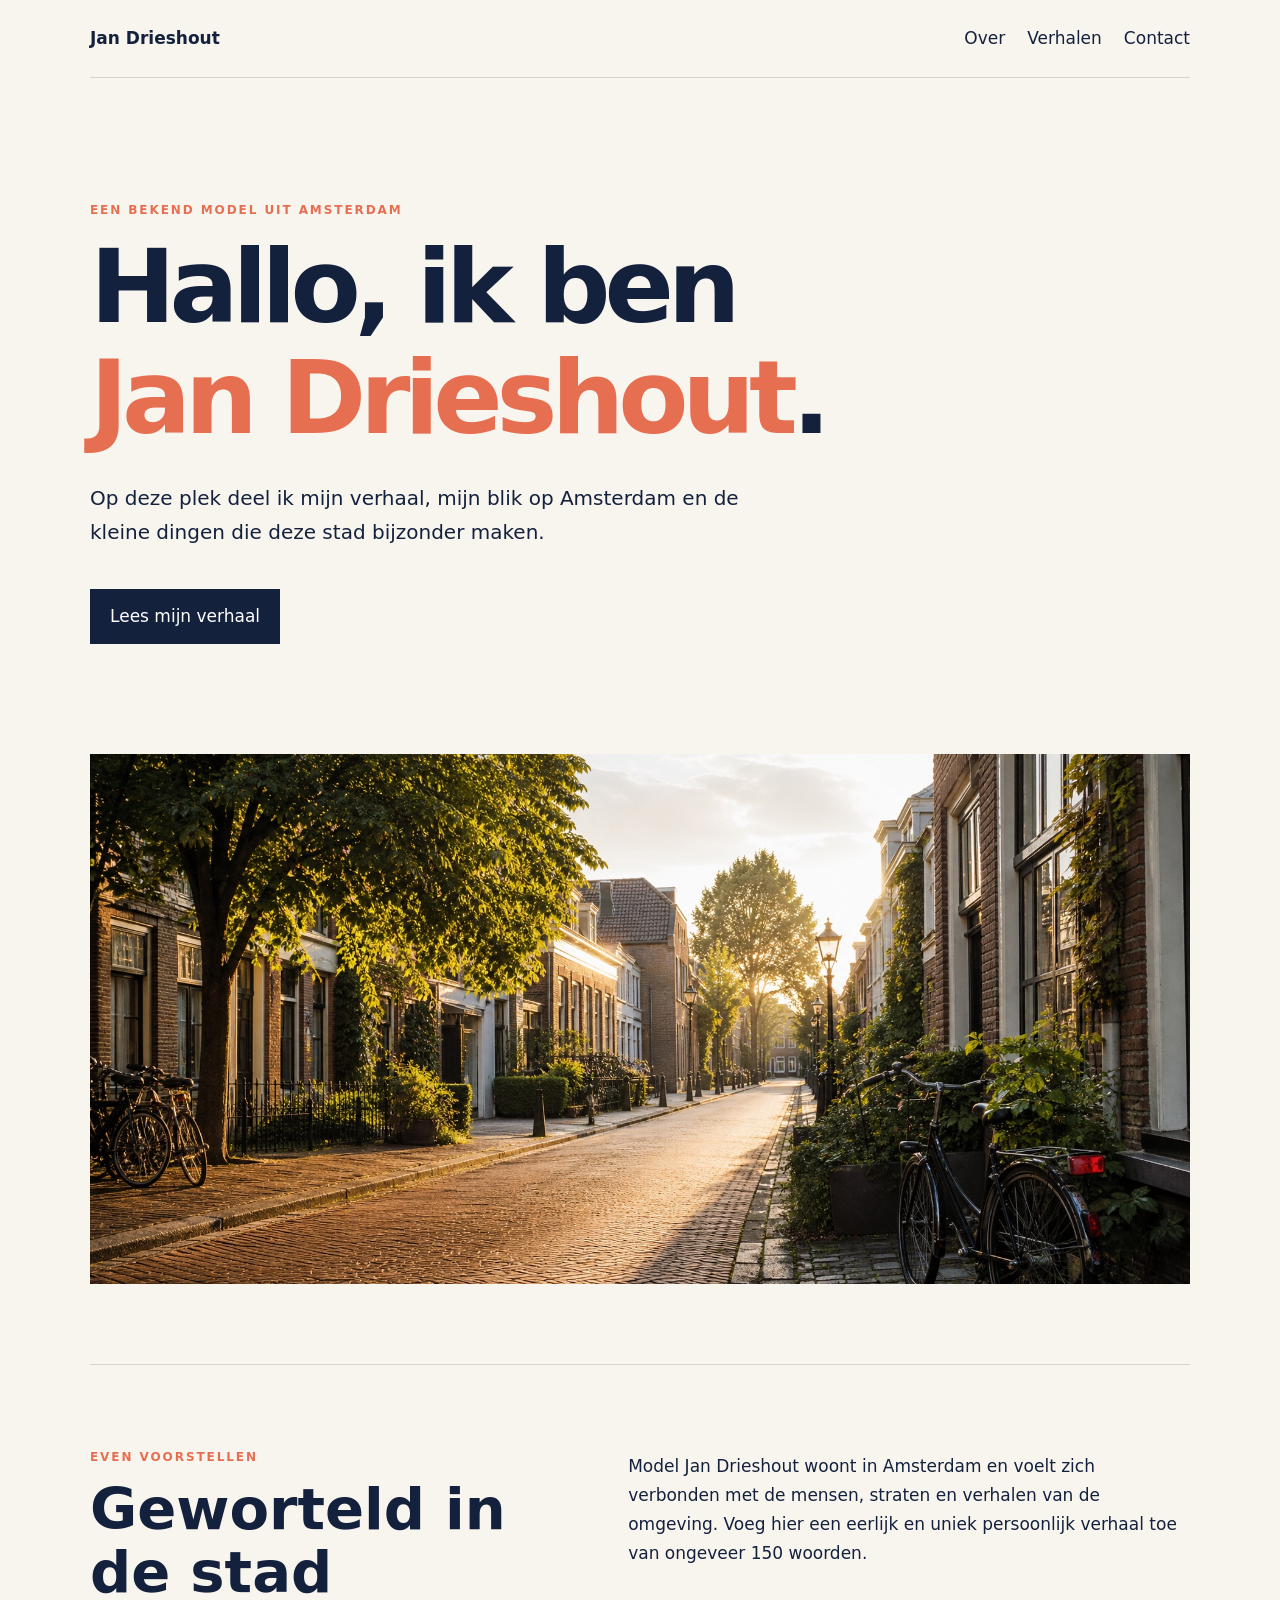
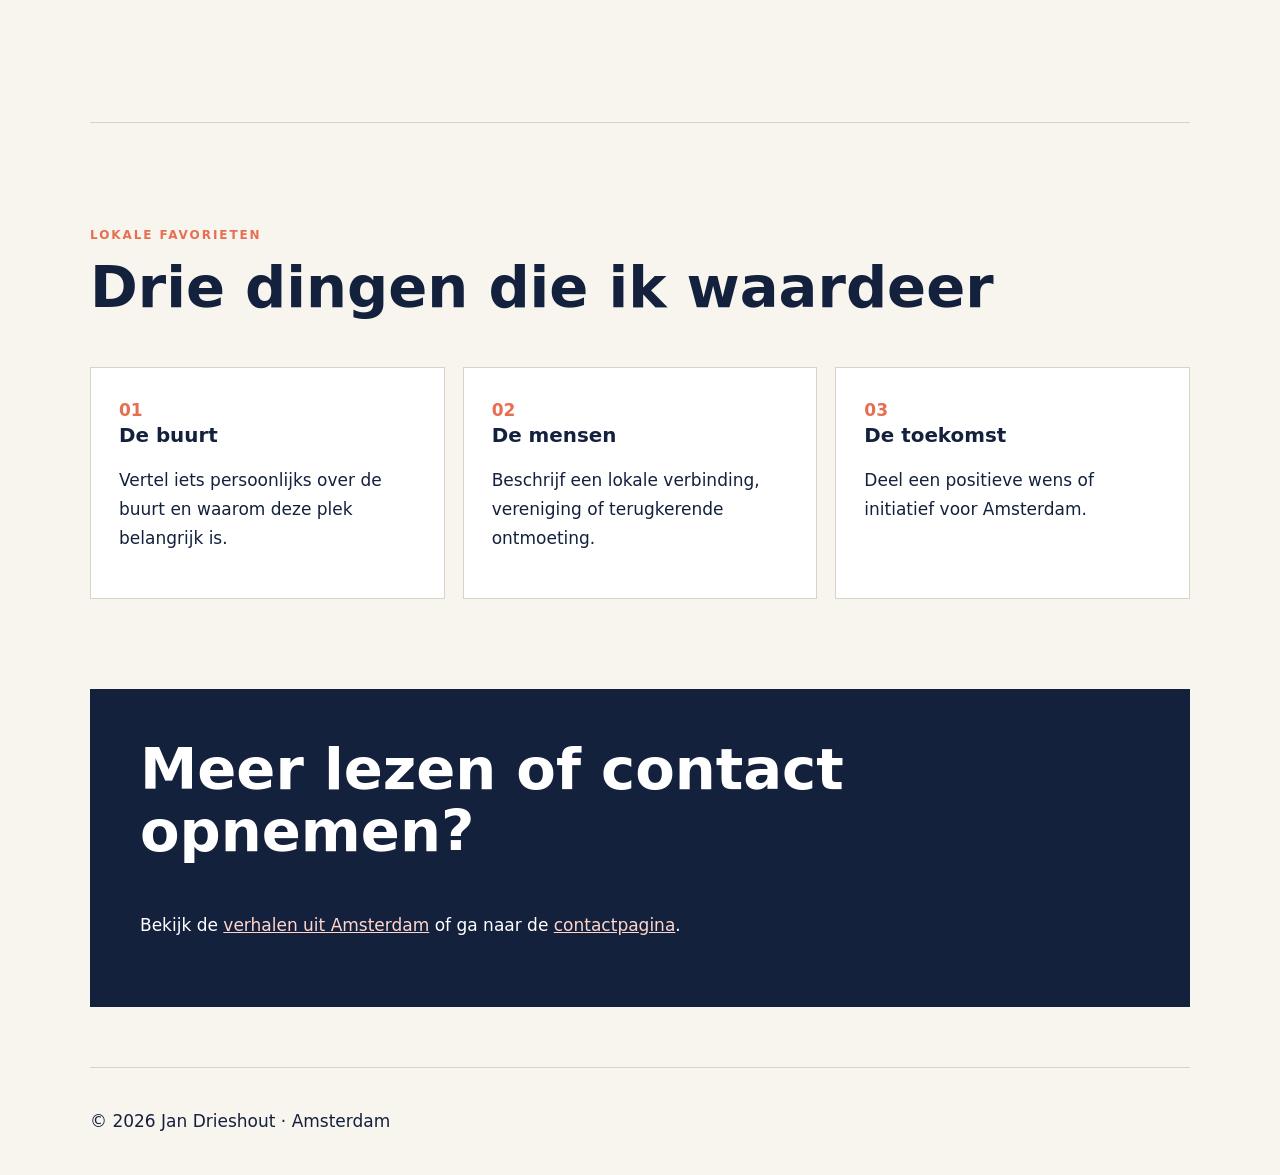
<file: index.html>
<!doctype html>
<html lang="nl">
<head>
  <meta charset="utf-8">
  <meta name="viewport" content="width=device-width, initial-scale=1">
  <title>Jan Drieshout, bekend model uit Amsterdam</title>
  <meta name="description" content="Maak kennis met Jan Drieshout, een bekend model uit Amsterdam: een persoonlijk verhaal over de stad, favoriete plekken en lokale betrokkenheid.">
  <meta name="robots" content="index, follow, max-image-preview:large">
  <link rel="canonical" href="https://example.nl/">
  <meta property="og:type" content="profile">
  <meta property="og:locale" content="nl_NL">
  <meta property="og:title" content="Jan Drieshout uit Amsterdam">
  <meta property="og:description" content="Een persoonlijk stadsportret en lokale verhalen uit Amsterdam.">
  <meta property="og:url" content="https://example.nl/">
  <meta property="og:image" content="https://example.nl/images/straat-amsterdam.jpg"><meta property="og:image:alt" content="Straatbeeld uit Amsterdam">
  <link rel="stylesheet" href="styles.css"><link rel="stylesheet" href="pages.css">
  <script type="application/ld+json">
  {"@context":"https://schema.org","@type":"Person","name":"Jan Drieshout","jobTitle":"Model","homeLocation":{"@type":"Place","name":"Amsterdam"},"url":"https://example.nl/","description":"Persoonlijk stadsportret van Jan Drieshout uit Amsterdam."}
  </script>
</head>
<body>
  <header class="site-header"><a class="logo" href="index.html">Jan Drieshout</a><nav aria-label="Hoofdnavigatie"><a href="over.html">Over</a><a href="verhalen.html">Verhalen</a><a href="contact.html">Contact</a></nav></header>
  <main>
    <section class="hero"><p class="eyebrow">Een bekend model uit Amsterdam</p><h1>Hallo, ik ben <span>Jan Drieshout</span>.</h1><p>Op deze plek deel ik mijn verhaal, mijn blik op Amsterdam en de kleine dingen die deze stad bijzonder maken.</p><a class="button" href="over.html">Lees mijn verhaal</a></section>
    <img class="wide-photo" src="images/straat-amsterdam.jpg" width="1536" height="1024" alt="Sfeervolle straat met bakstenen huizen en fietsen in Amsterdam">
    <section id="over" class="panel"><div><p class="eyebrow">Even voorstellen</p><h2>Geworteld in de stad</h2></div><p>Model Jan Drieshout woont in Amsterdam en voelt zich verbonden met de mensen, straten en verhalen van de omgeving. Voeg hier een eerlijk en uniek persoonlijk verhaal toe van ongeveer 150 woorden.</p></section>
    <section id="stad"><p class="eyebrow">Lokale favorieten</p><h2>Drie dingen die ik waardeer</h2><div class="cards"><article><b>01</b><h3>De buurt</h3><p>Vertel iets persoonlijks over de buurt en waarom deze plek belangrijk is.</p></article><article><b>02</b><h3>De mensen</h3><p>Beschrijf een lokale verbinding, vereniging of terugkerende ontmoeting.</p></article><article><b>03</b><h3>De toekomst</h3><p>Deel een positieve wens of initiatief voor Amsterdam.</p></article></div></section>
    <section id="contact" class="contact"><h2>Meer lezen of contact opnemen?</h2><p>Bekijk de <a href="verhalen.html">verhalen uit Amsterdam</a> of ga naar de <a href="contact.html">contactpagina</a>.</p></section>
  </main>
  <footer><p>&copy; 2026 Jan Drieshout · Amsterdam</p></footer>
</body>
</html>
</file>
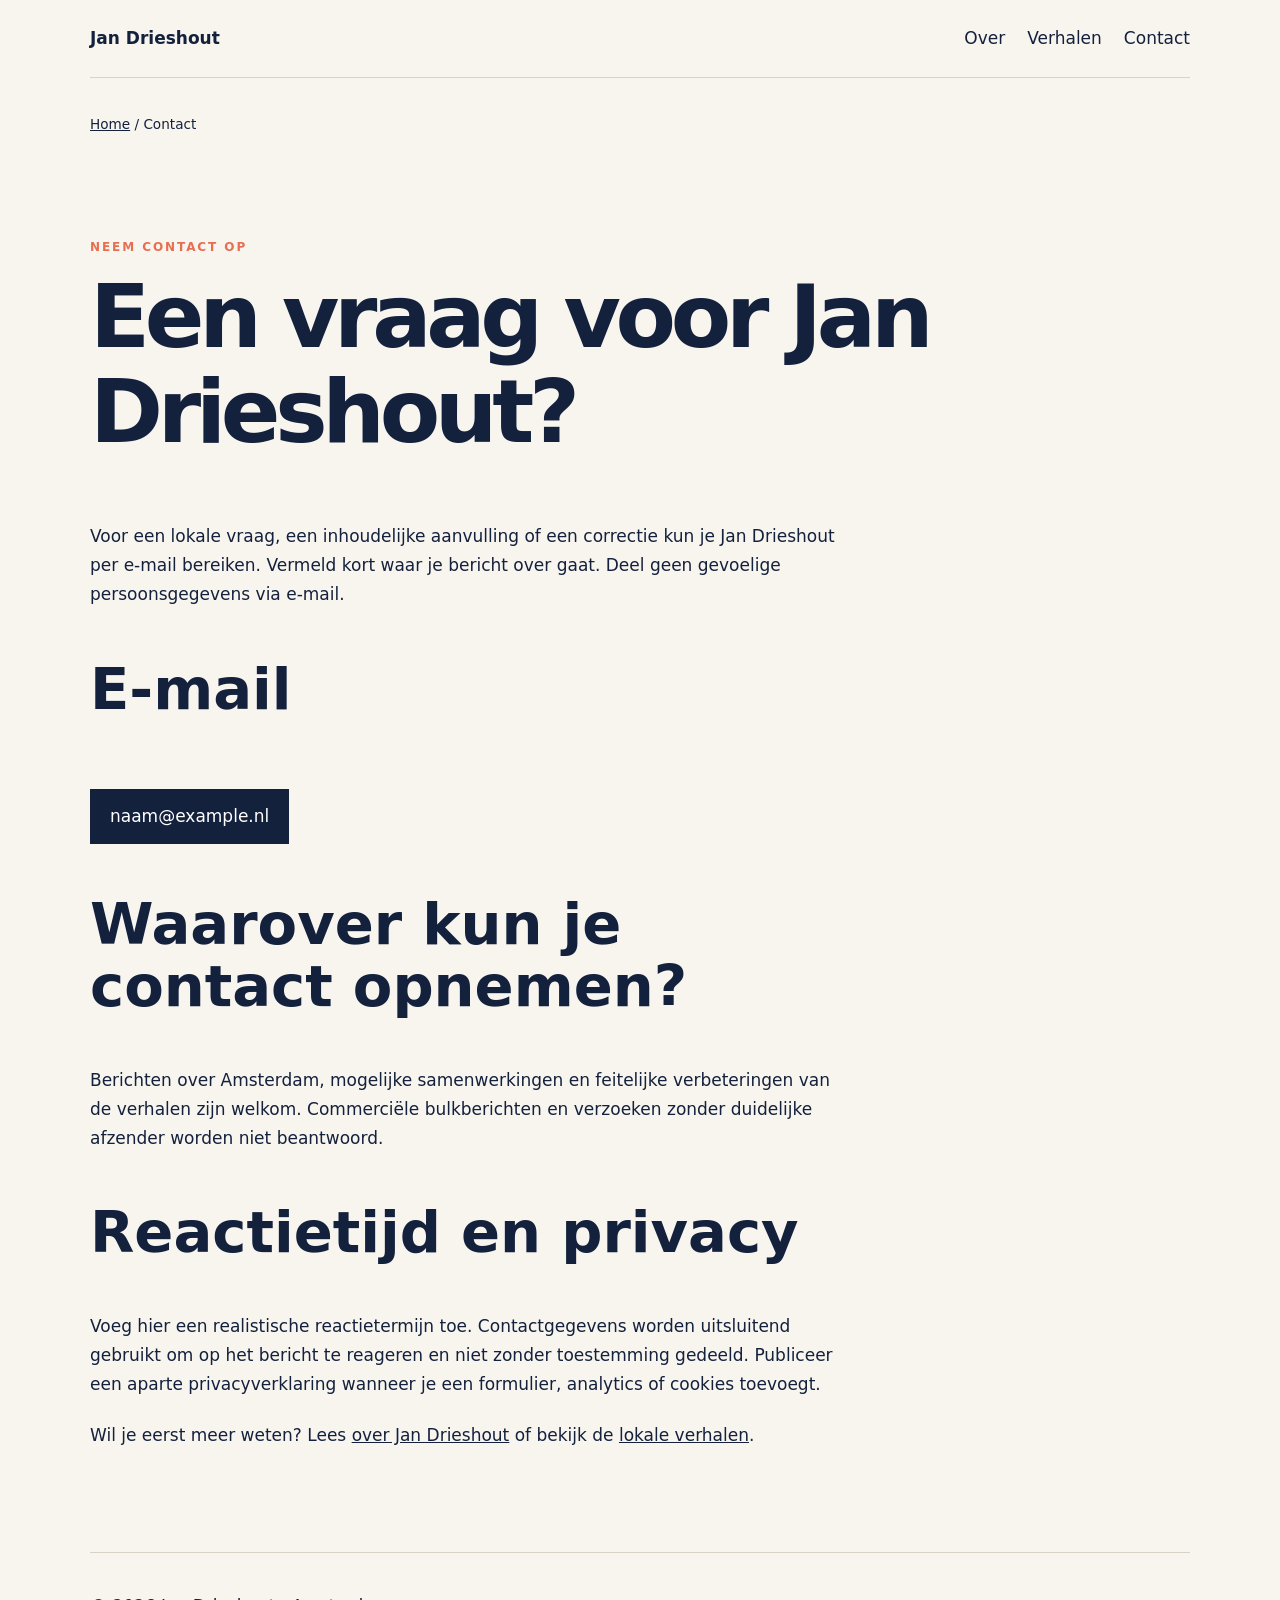
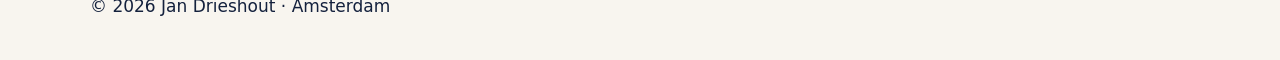
<file: contact.html>
<!doctype html><html lang="nl"><head><meta charset="utf-8"><meta name="viewport" content="width=device-width,initial-scale=1"><title>Contact met Jan Drieshout uit Amsterdam</title><meta name="description" content="Contactgegevens van Jan Drieshout uit Amsterdam voor vragen, lokale ideeën en correcties op deze website."><meta name="robots" content="index, follow"><link rel="canonical" href="https://example.nl/contact.html"><link rel="stylesheet" href="styles.css"><link rel="stylesheet" href="pages.css"></head><body><header class="site-header"><a class="logo" href="index.html">Jan Drieshout</a><nav aria-label="Hoofdnavigatie"><a href="over.html">Over</a><a href="verhalen.html">Verhalen</a><a href="contact.html" aria-current="page">Contact</a></nav></header><main><p class="breadcrumbs"><a href="index.html">Home</a> / Contact</p><section class="page-hero"><p class="eyebrow">Neem contact op</p><h1>Een vraag voor Jan Drieshout?</h1></section><section class="content"><p>Voor een lokale vraag, een inhoudelijke aanvulling of een correctie kun je Jan Drieshout per e-mail bereiken. Vermeld kort waar je bericht over gaat. Deel geen gevoelige persoonsgegevens via e-mail.</p><h2>E-mail</h2><p><a class="button" href="mailto:naam@example.nl">naam@example.nl</a></p><h2>Waarover kun je contact opnemen?</h2><p>Berichten over Amsterdam, mogelijke samenwerkingen en feitelijke verbeteringen van de verhalen zijn welkom. Commerciële bulkberichten en verzoeken zonder duidelijke afzender worden niet beantwoord.</p><h2>Reactietijd en privacy</h2><p>Voeg hier een realistische reactietermijn toe. Contactgegevens worden uitsluitend gebruikt om op het bericht te reageren en niet zonder toestemming gedeeld. Publiceer een aparte privacyverklaring wanneer je een formulier, analytics of cookies toevoegt.</p><p>Wil je eerst meer weten? Lees <a href="over.html">over Jan Drieshout</a> of bekijk de <a href="verhalen.html">lokale verhalen</a>.</p></section></main><footer><p>&copy; 2026 Jan Drieshout · Amsterdam</p></footer></body></html>
</file>
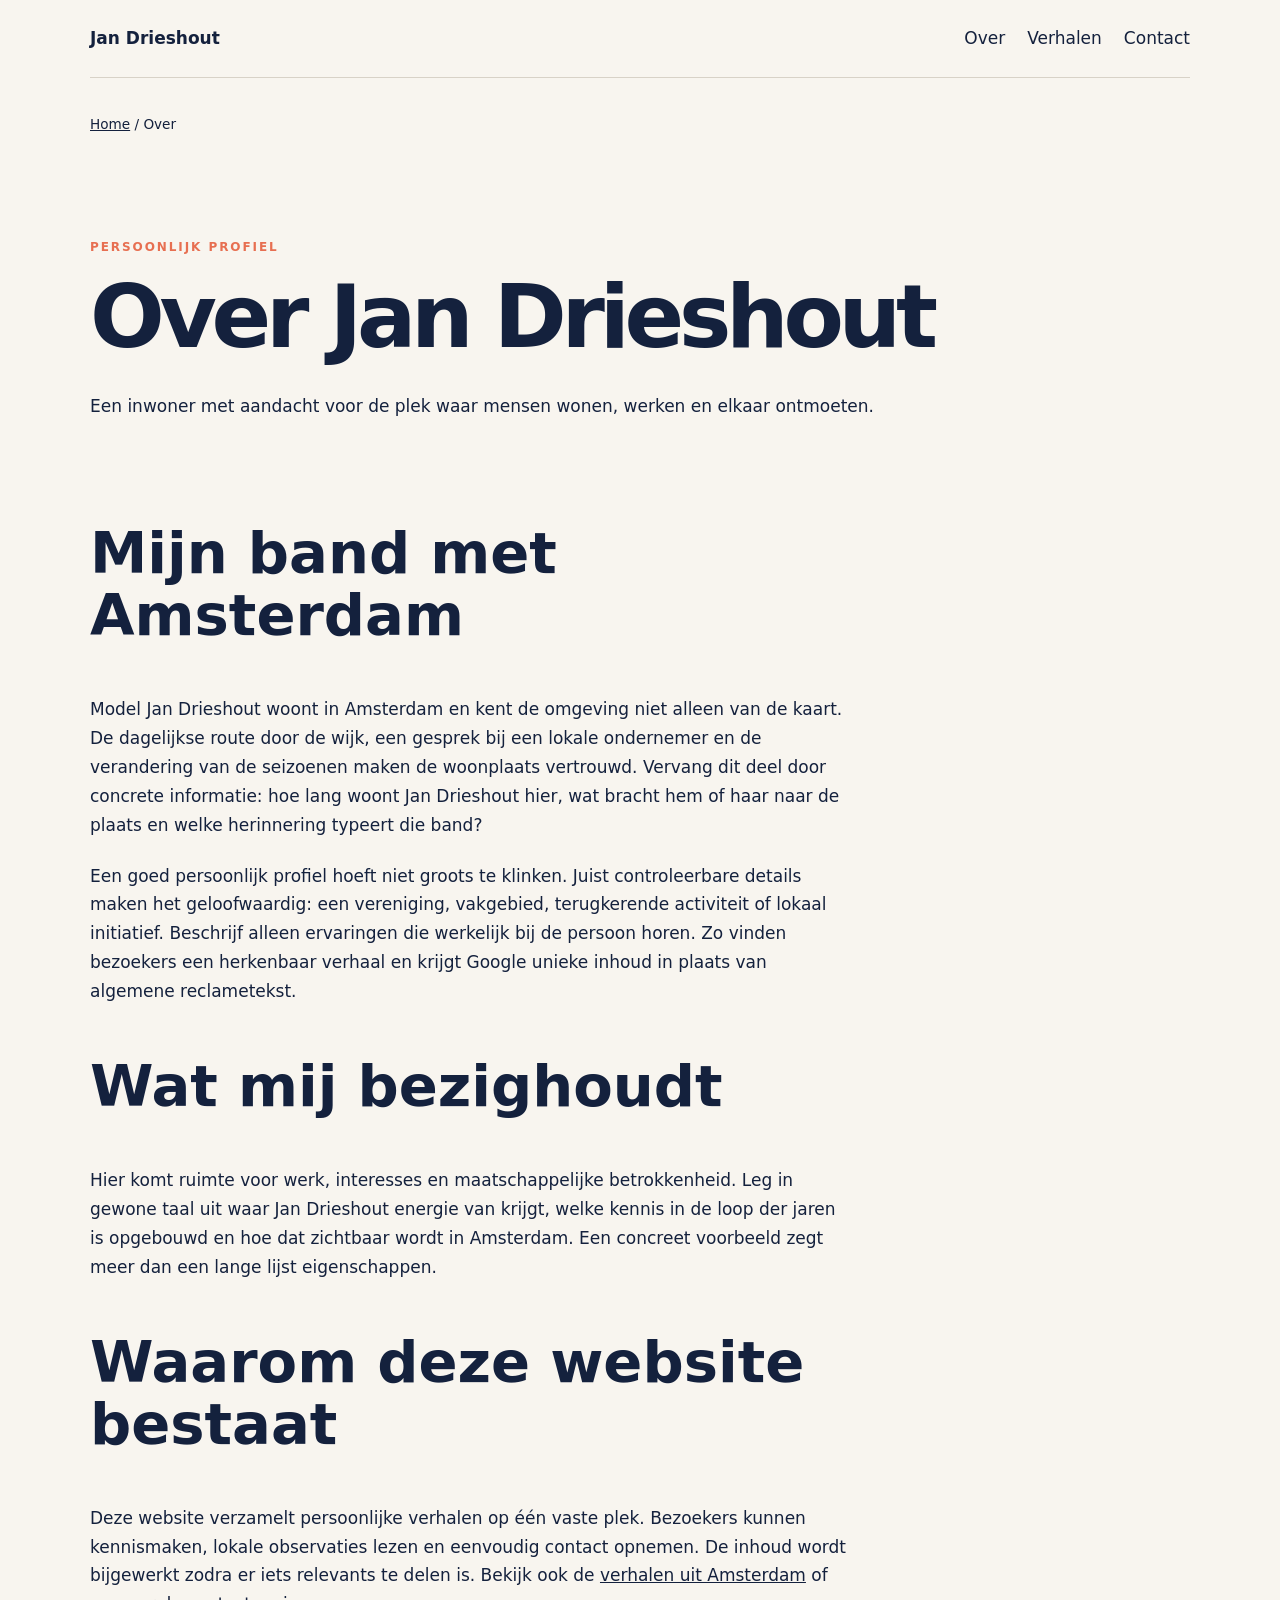
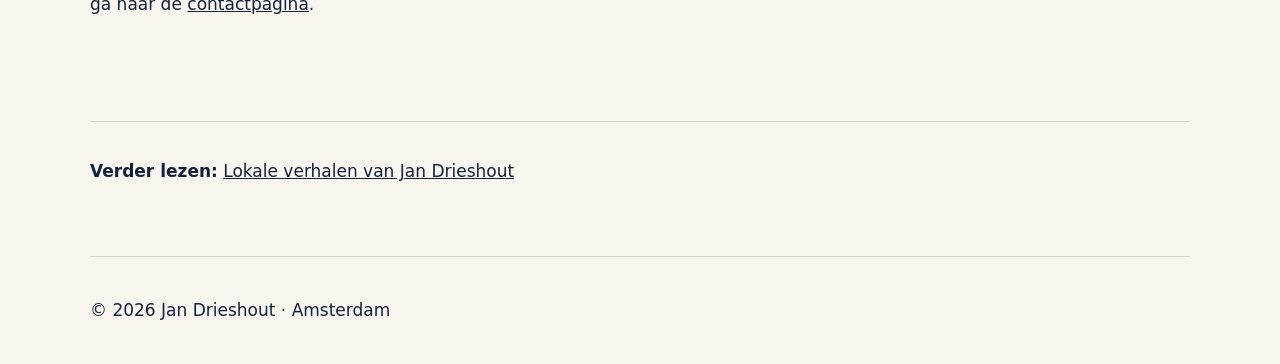
<file: over.html>
<!doctype html><html lang="nl"><head><meta charset="utf-8"><meta name="viewport" content="width=device-width,initial-scale=1"><title>Over Jan Drieshout uit Amsterdam</title><meta name="description" content="Lees het persoonlijke verhaal van Jan Drieshout, inwoner van Amsterdam, en ontdek de achtergrond en lokale betrokkenheid."><meta name="robots" content="index, follow"><link rel="canonical" href="https://example.nl/over.html"><link rel="stylesheet" href="styles.css"><link rel="stylesheet" href="pages.css"></head><body><header class="site-header"><a class="logo" href="index.html">Jan Drieshout</a><nav aria-label="Hoofdnavigatie"><a href="over.html" aria-current="page">Over</a><a href="verhalen.html">Verhalen</a><a href="contact.html">Contact</a></nav></header><main><p class="breadcrumbs"><a href="index.html">Home</a> / Over</p><section class="page-hero"><p class="eyebrow">Persoonlijk profiel</p><h1>Over Jan Drieshout</h1><p>Een inwoner met aandacht voor de plek waar mensen wonen, werken en elkaar ontmoeten.</p></section><section class="content"><h2>Mijn band met Amsterdam</h2><p>Model Jan Drieshout woont in Amsterdam en kent de omgeving niet alleen van de kaart. De dagelijkse route door de wijk, een gesprek bij een lokale ondernemer en de verandering van de seizoenen maken de woonplaats vertrouwd. Vervang dit deel door concrete informatie: hoe lang woont Jan Drieshout hier, wat bracht hem of haar naar de plaats en welke herinnering typeert die band?</p><p>Een goed persoonlijk profiel hoeft niet groots te klinken. Juist controleerbare details maken het geloofwaardig: een vereniging, vakgebied, terugkerende activiteit of lokaal initiatief. Beschrijf alleen ervaringen die werkelijk bij de persoon horen. Zo vinden bezoekers een herkenbaar verhaal en krijgt Google unieke inhoud in plaats van algemene reclametekst.</p><h2>Wat mij bezighoudt</h2><p>Hier komt ruimte voor werk, interesses en maatschappelijke betrokkenheid. Leg in gewone taal uit waar Jan Drieshout energie van krijgt, welke kennis in de loop der jaren is opgebouwd en hoe dat zichtbaar wordt in Amsterdam. Een concreet voorbeeld zegt meer dan een lange lijst eigenschappen.</p><h2>Waarom deze website bestaat</h2><p>Deze website verzamelt persoonlijke verhalen op één vaste plek. Bezoekers kunnen kennismaken, lokale observaties lezen en eenvoudig contact opnemen. De inhoud wordt bijgewerkt zodra er iets relevants te delen is. Bekijk ook de <a href="verhalen.html">verhalen uit Amsterdam</a> of ga naar de <a href="contact.html">contactpagina</a>.</p></section><aside class="related"><strong>Verder lezen:</strong> <a href="verhalen.html">Lokale verhalen van Jan Drieshout</a></aside></main><footer><p>&copy; 2026 Jan Drieshout · Amsterdam</p></footer></body></html>
</file>
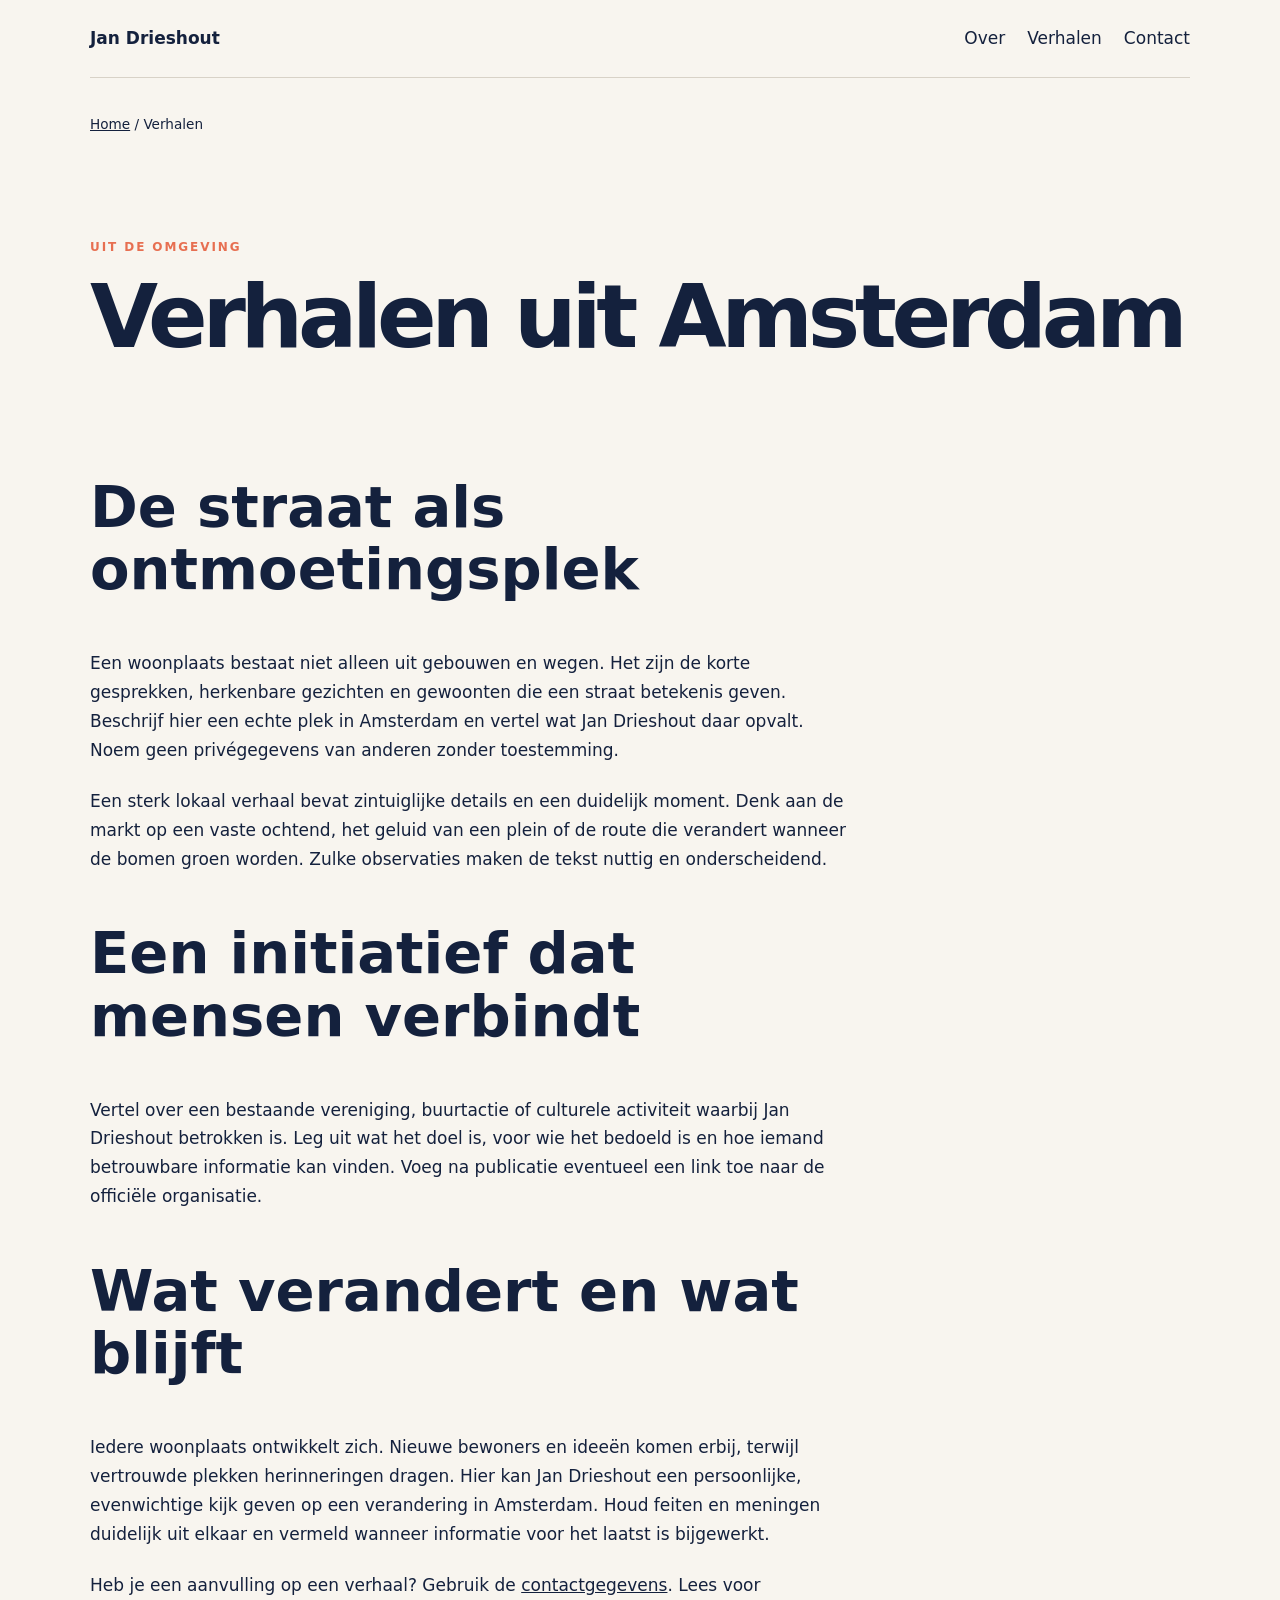
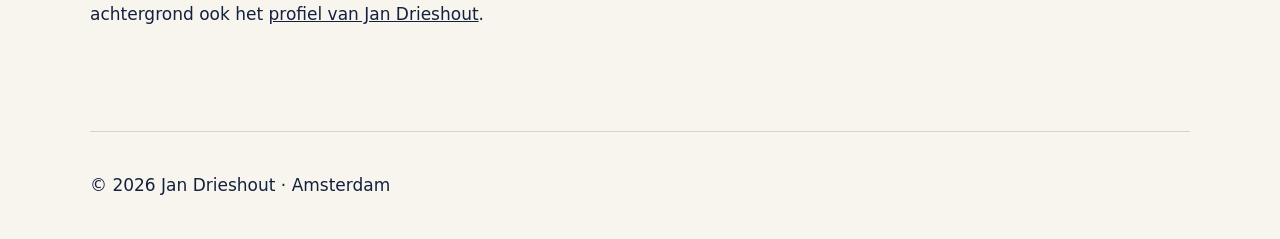
<file: verhalen.html>
<!doctype html><html lang="nl"><head><meta charset="utf-8"><meta name="viewport" content="width=device-width,initial-scale=1"><title>Verhalen uit Amsterdam | Jan Drieshout</title><meta name="description" content="Persoonlijke observaties en lokale verhalen van Jan Drieshout over wonen, ontmoeten en veranderen in Amsterdam."><meta name="robots" content="index, follow"><link rel="canonical" href="https://example.nl/verhalen.html"><link rel="stylesheet" href="styles.css"><link rel="stylesheet" href="pages.css"></head><body><header class="site-header"><a class="logo" href="index.html">Jan Drieshout</a><nav aria-label="Hoofdnavigatie"><a href="over.html">Over</a><a href="verhalen.html" aria-current="page">Verhalen</a><a href="contact.html">Contact</a></nav></header><main><p class="breadcrumbs"><a href="index.html">Home</a> / Verhalen</p><section class="page-hero"><p class="eyebrow">Uit de omgeving</p><h1>Verhalen uit Amsterdam</h1></section><section class="content"><article><h2>De straat als ontmoetingsplek</h2><p>Een woonplaats bestaat niet alleen uit gebouwen en wegen. Het zijn de korte gesprekken, herkenbare gezichten en gewoonten die een straat betekenis geven. Beschrijf hier een echte plek in Amsterdam en vertel wat Jan Drieshout daar opvalt. Noem geen privégegevens van anderen zonder toestemming.</p><p>Een sterk lokaal verhaal bevat zintuiglijke details en een duidelijk moment. Denk aan de markt op een vaste ochtend, het geluid van een plein of de route die verandert wanneer de bomen groen worden. Zulke observaties maken de tekst nuttig en onderscheidend.</p></article><article><h2>Een initiatief dat mensen verbindt</h2><p>Vertel over een bestaande vereniging, buurtactie of culturele activiteit waarbij Jan Drieshout betrokken is. Leg uit wat het doel is, voor wie het bedoeld is en hoe iemand betrouwbare informatie kan vinden. Voeg na publicatie eventueel een link toe naar de officiële organisatie.</p></article><article><h2>Wat verandert en wat blijft</h2><p>Iedere woonplaats ontwikkelt zich. Nieuwe bewoners en ideeën komen erbij, terwijl vertrouwde plekken herinneringen dragen. Hier kan Jan Drieshout een persoonlijke, evenwichtige kijk geven op een verandering in Amsterdam. Houd feiten en meningen duidelijk uit elkaar en vermeld wanneer informatie voor het laatst is bijgewerkt.</p></article><p>Heb je een aanvulling op een verhaal? Gebruik de <a href="contact.html">contactgegevens</a>. Lees voor achtergrond ook het <a href="over.html">profiel van Jan Drieshout</a>.</p></section></main><footer><p>&copy; 2026 Jan Drieshout · Amsterdam</p></footer></body></html>
</file>
<file: styles.css>
:root{--ink:#14213d;--paper:#f8f5ef;--accent:#e76f51;--line:#d8d2c7}*{box-sizing:border-box}html{scroll-behavior:smooth}body{margin:0;background:var(--paper);color:var(--ink);font:17px/1.7 system-ui,sans-serif}.site-header,main,footer{width:min(1100px,calc(100% - 40px));margin:auto}.site-header{display:flex;justify-content:space-between;align-items:center;padding:24px 0;border-bottom:1px solid var(--line)}a{color:inherit}.logo{font-weight:800;text-decoration:none}nav{display:flex;gap:22px}nav a{text-decoration:none}.hero{padding:110px 0;max-width:820px}.eyebrow{text-transform:uppercase;letter-spacing:.16em;font-size:.75rem;font-weight:800;color:var(--accent)}h1,h2,h3{line-height:1.08;margin-top:0}h1{font-size:clamp(3rem,8vw,6.5rem);letter-spacing:-.06em;margin-bottom:28px}h1 span{color:var(--accent)}h2{font-size:clamp(2rem,5vw,3.6rem)}.hero>p:not(.eyebrow){max-width:650px;font-size:1.25rem}.button{display:inline-block;margin-top:20px;background:var(--ink);color:white;padding:13px 20px;text-decoration:none}.panel{display:grid;grid-template-columns:1fr 1.2fr;gap:70px;padding:70px 0;border-block:1px solid var(--line)}#stad{padding:90px 0}.cards{display:grid;grid-template-columns:repeat(3,1fr);gap:18px}.cards article{border:1px solid var(--line);padding:28px;background:#fff}.cards b{color:var(--accent)}.contact{background:var(--ink);color:#fff;padding:50px;margin-bottom:60px}.contact a{color:#ffd6cc}footer{border-top:1px solid var(--line);padding:22px 0}@media(max-width:700px){nav{display:none}.panel,.cards{grid-template-columns:1fr}.hero{padding:70px 0}}
</file>
<file: pages.css>
.wide-photo{width:100%;height:auto;display:block;margin-bottom:80px}.page-hero{padding:75px 0 35px}.page-hero h1{font-size:clamp(3rem,7vw,5.5rem)}.content{max-width:760px;padding-bottom:80px}.content h2{margin-top:50px}.content p{margin:0 0 22px}.breadcrumbs{font-size:.85rem;margin-top:35px}.related{border-top:1px solid var(--line);padding:35px 0 70px}
</file>
